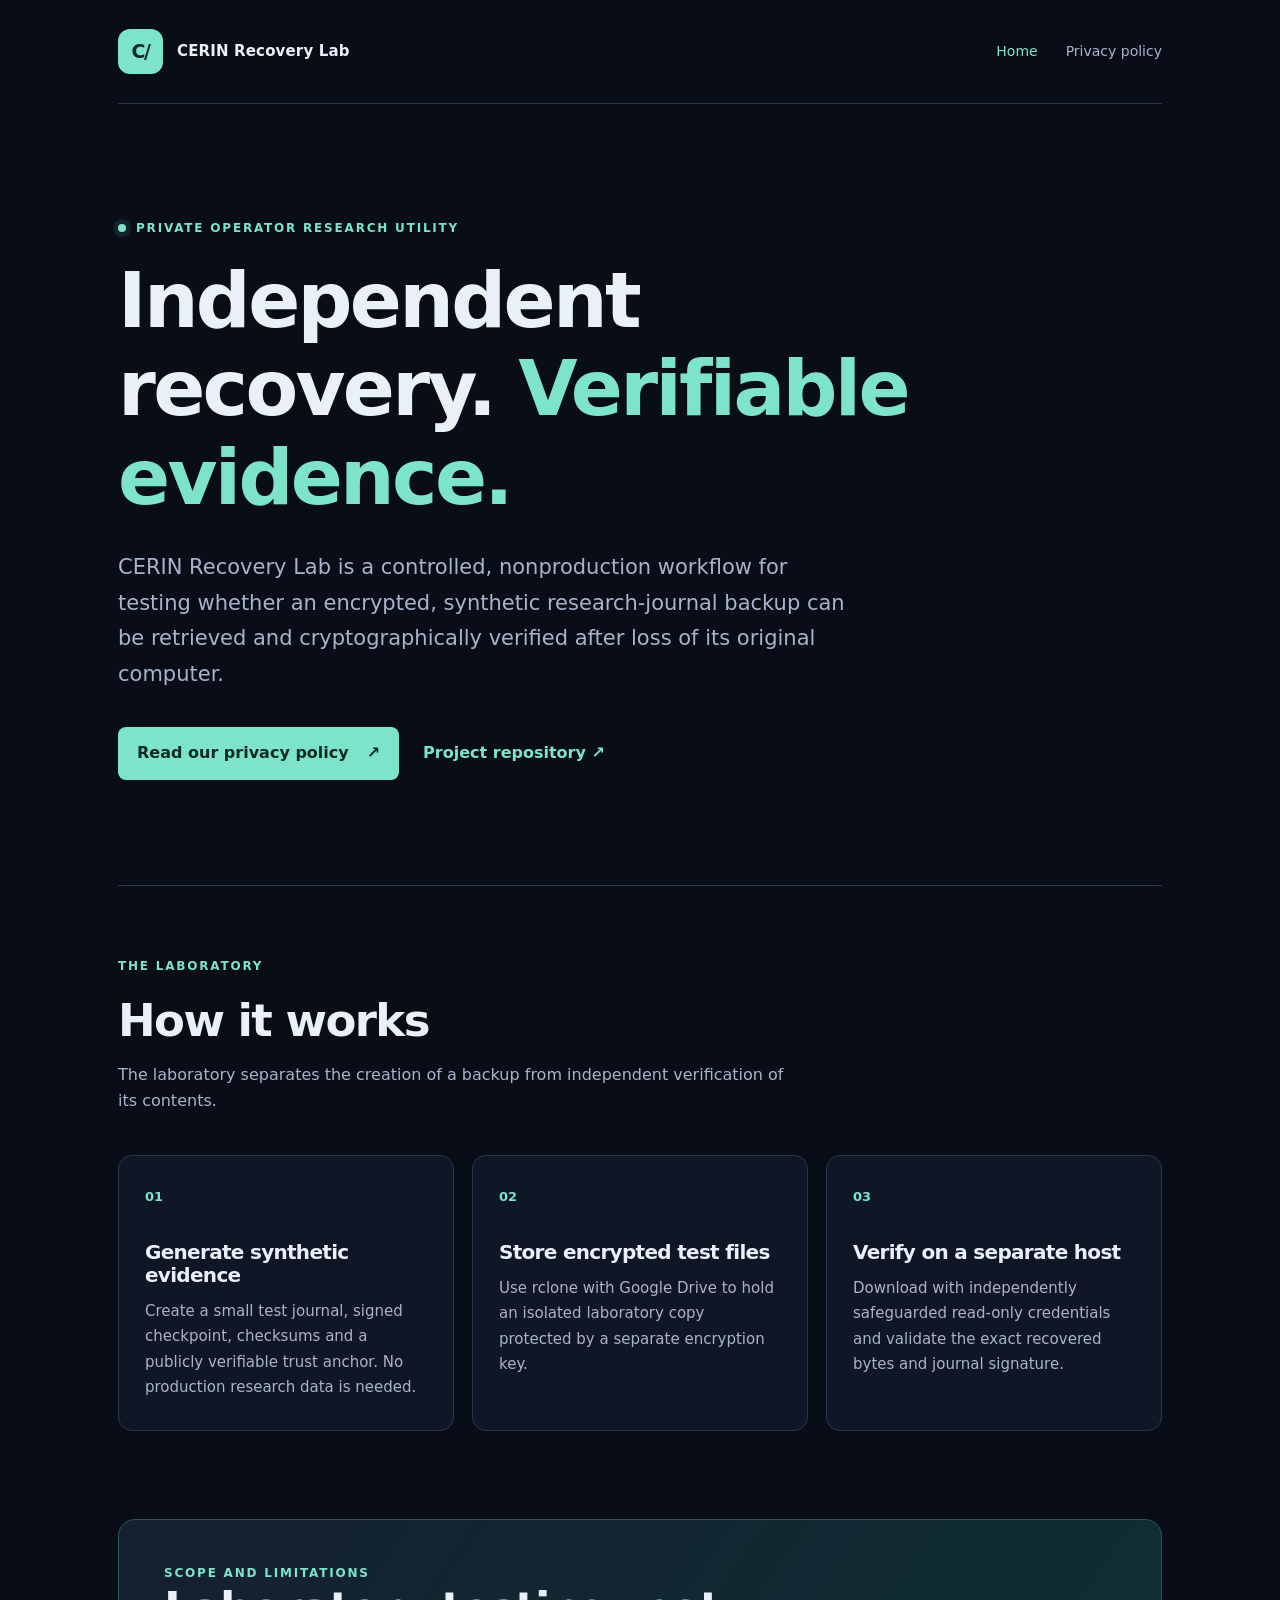
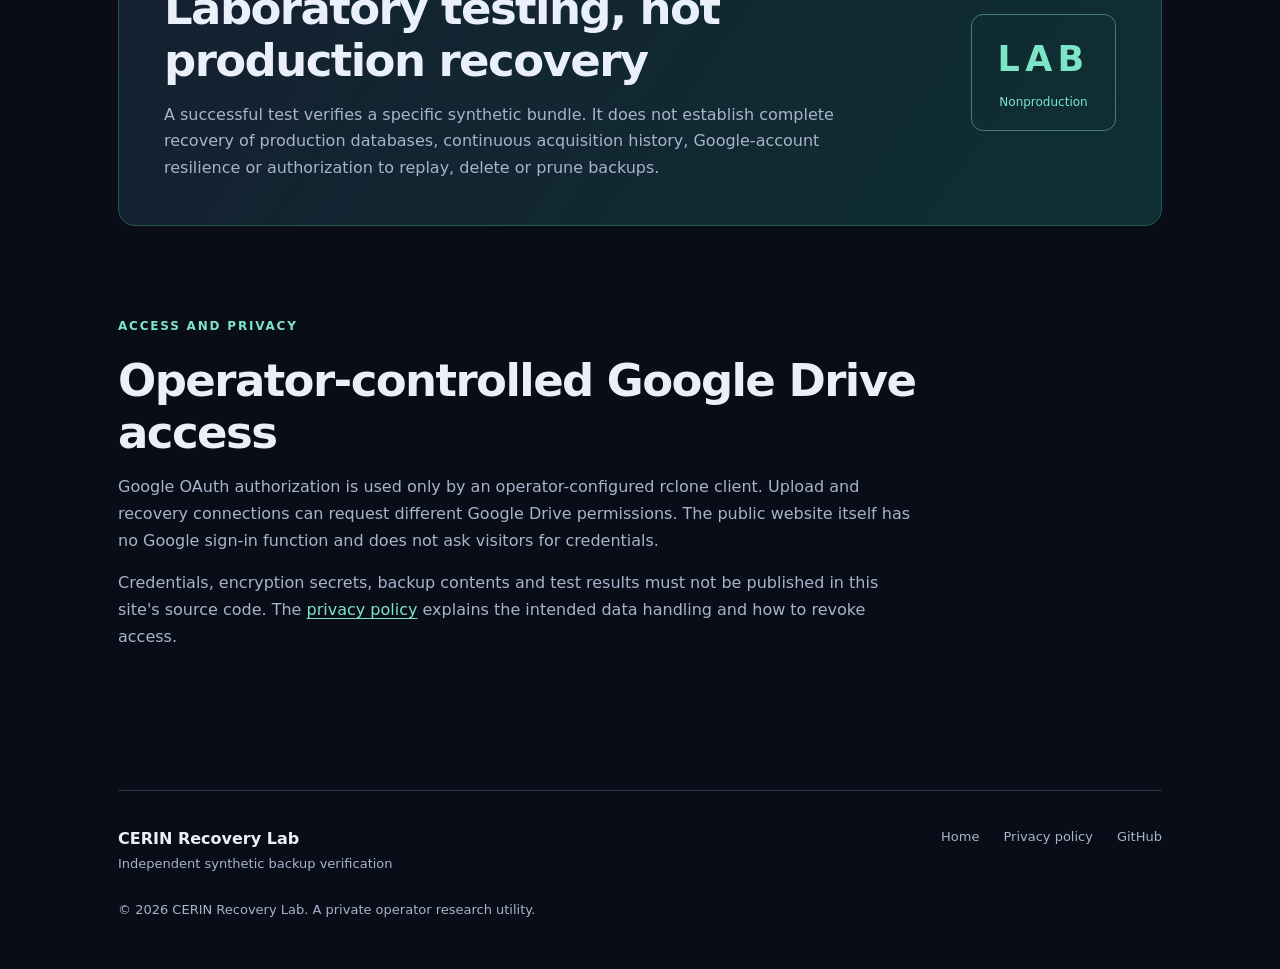
<file: index.html>
<!doctype html>
<html lang="en">
<head>
  <meta charset="utf-8">
  <meta name="viewport" content="width=device-width, initial-scale=1">
  <meta name="description" content="CERIN Recovery Lab: independently verifying recovery of encrypted synthetic research-journal backups using Google Drive and rclone.">
  <meta name="robots" content="index,follow">
  <title>CERIN Recovery Lab | Home</title>
  <link rel="stylesheet" href="style.css">
</head>
<body>
  <a class="skip-link" href="#main">Skip to content</a>
  <div class="site-shell">
    <header class="site-header">
      <a class="brand" href="./" aria-label="CERIN Recovery Lab home"><span class="brand-symbol" aria-hidden="true">C/</span><span>CERIN <strong>Recovery Lab</strong></span></a>
      <nav aria-label="Main navigation"><a href="./" aria-current="page">Home</a><a href="privacy.html">Privacy policy</a></nav>
    </header>
    <main id="main">
      <section class="hero" aria-labelledby="hero-heading">
        <div class="eyebrow"><span class="dot" aria-hidden="true"></span> Private operator research utility</div>
        <h1 id="hero-heading">Independent recovery. <span>Verifiable evidence.</span></h1>
        <p class="lead">CERIN Recovery Lab is a controlled, nonproduction workflow for testing whether an encrypted, synthetic research-journal backup can be retrieved and cryptographically verified after loss of its original computer.</p>
        <div class="hero-actions"><a class="primary-link" href="privacy.html">Read our privacy policy <span aria-hidden="true">↗</span></a><a class="secondary-link" href="https://github.com/cerincontrol/cerin-recovery-lab">Project repository <span aria-hidden="true">↗</span></a></div>
      </section>
      <section class="section" aria-labelledby="workflow-heading">
        <div class="section-intro"><p class="section-label">The laboratory</p><h2 id="workflow-heading">How it works</h2><p>The laboratory separates the creation of a backup from independent verification of its contents.</p></div>
        <div class="steps">
          <article class="step"><div class="step-num">01</div><h3>Generate synthetic evidence</h3><p>Create a small test journal, signed checkpoint, checksums and a publicly verifiable trust anchor. No production research data is needed.</p></article>
          <article class="step"><div class="step-num">02</div><h3>Store encrypted test files</h3><p>Use rclone with Google Drive to hold an isolated laboratory copy protected by a separate encryption key.</p></article>
          <article class="step"><div class="step-num">03</div><h3>Verify on a separate host</h3><p>Download with independently safeguarded read-only credentials and validate the exact recovered bytes and journal signature.</p></article>
        </div>
      </section>
      <section class="callout" aria-labelledby="boundaries-heading">
        <div class="callout-text"><p class="section-label">Scope and limitations</p><h2 id="boundaries-heading">Laboratory testing, not production recovery</h2><p>A successful test verifies a specific synthetic bundle. It does not establish complete recovery of production databases, continuous acquisition history, Google-account resilience or authorization to replay, delete or prune backups.</p></div>
        <div class="callout-mark" aria-hidden="true"><span>LAB</span><small>Nonproduction</small></div>
      </section>
      <section class="section compact" aria-labelledby="access-heading">
        <p class="section-label">Access and privacy</p><h2 id="access-heading">Operator-controlled Google Drive access</h2>
        <p>Google OAuth authorization is used only by an operator-configured rclone client. Upload and recovery connections can request different Google Drive permissions. The public website itself has no Google sign-in function and does not ask visitors for credentials.</p>
        <p>Credentials, encryption secrets, backup contents and test results must not be published in this site's source code. The <a href="privacy.html">privacy policy</a> explains the intended data handling and how to revoke access.</p>
      </section>
    </main>
    <footer class="site-footer"><div><strong>CERIN Recovery Lab</strong><span>Independent synthetic backup verification</span></div><div><a href="./">Home</a><a href="privacy.html">Privacy policy</a><a href="https://github.com/cerincontrol/cerin-recovery-lab">GitHub</a></div><small>© 2026 CERIN Recovery Lab. A private operator research utility.</small></footer>
  </div>
</body>
</html>
</file>
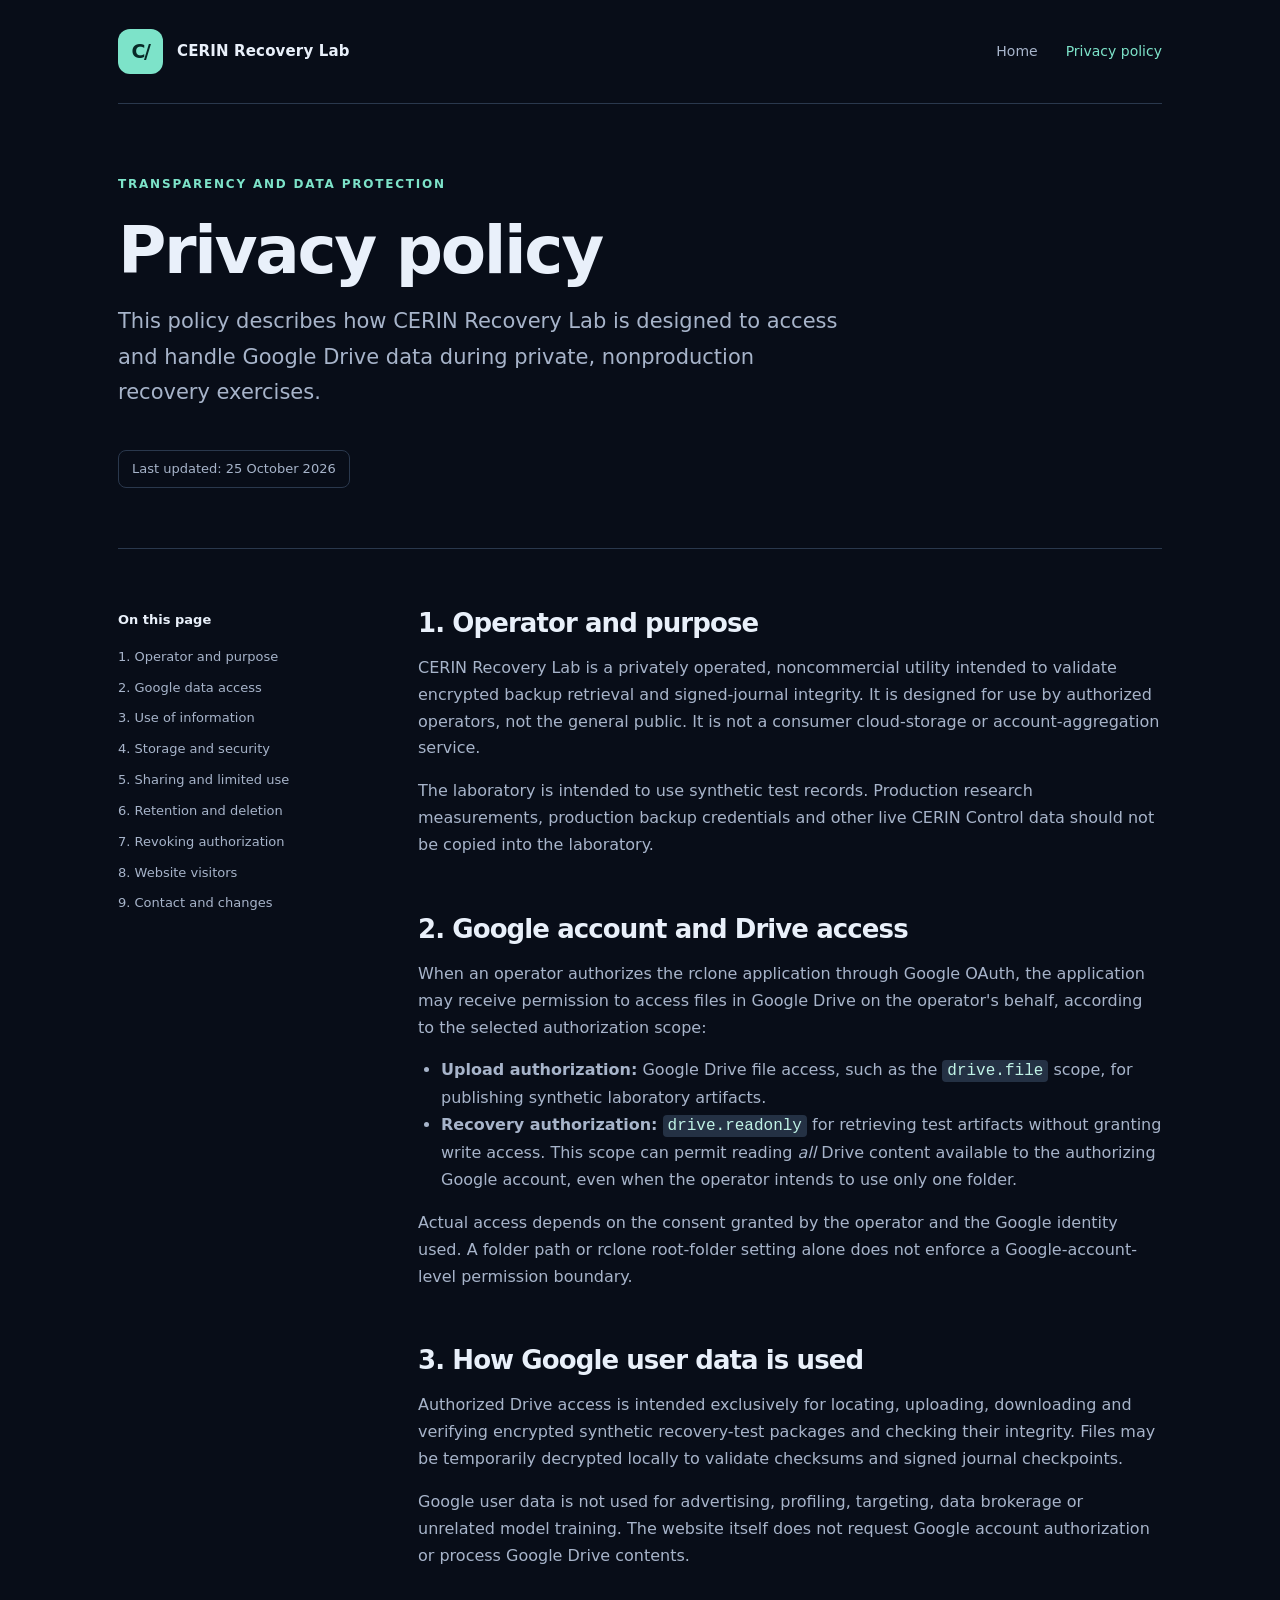
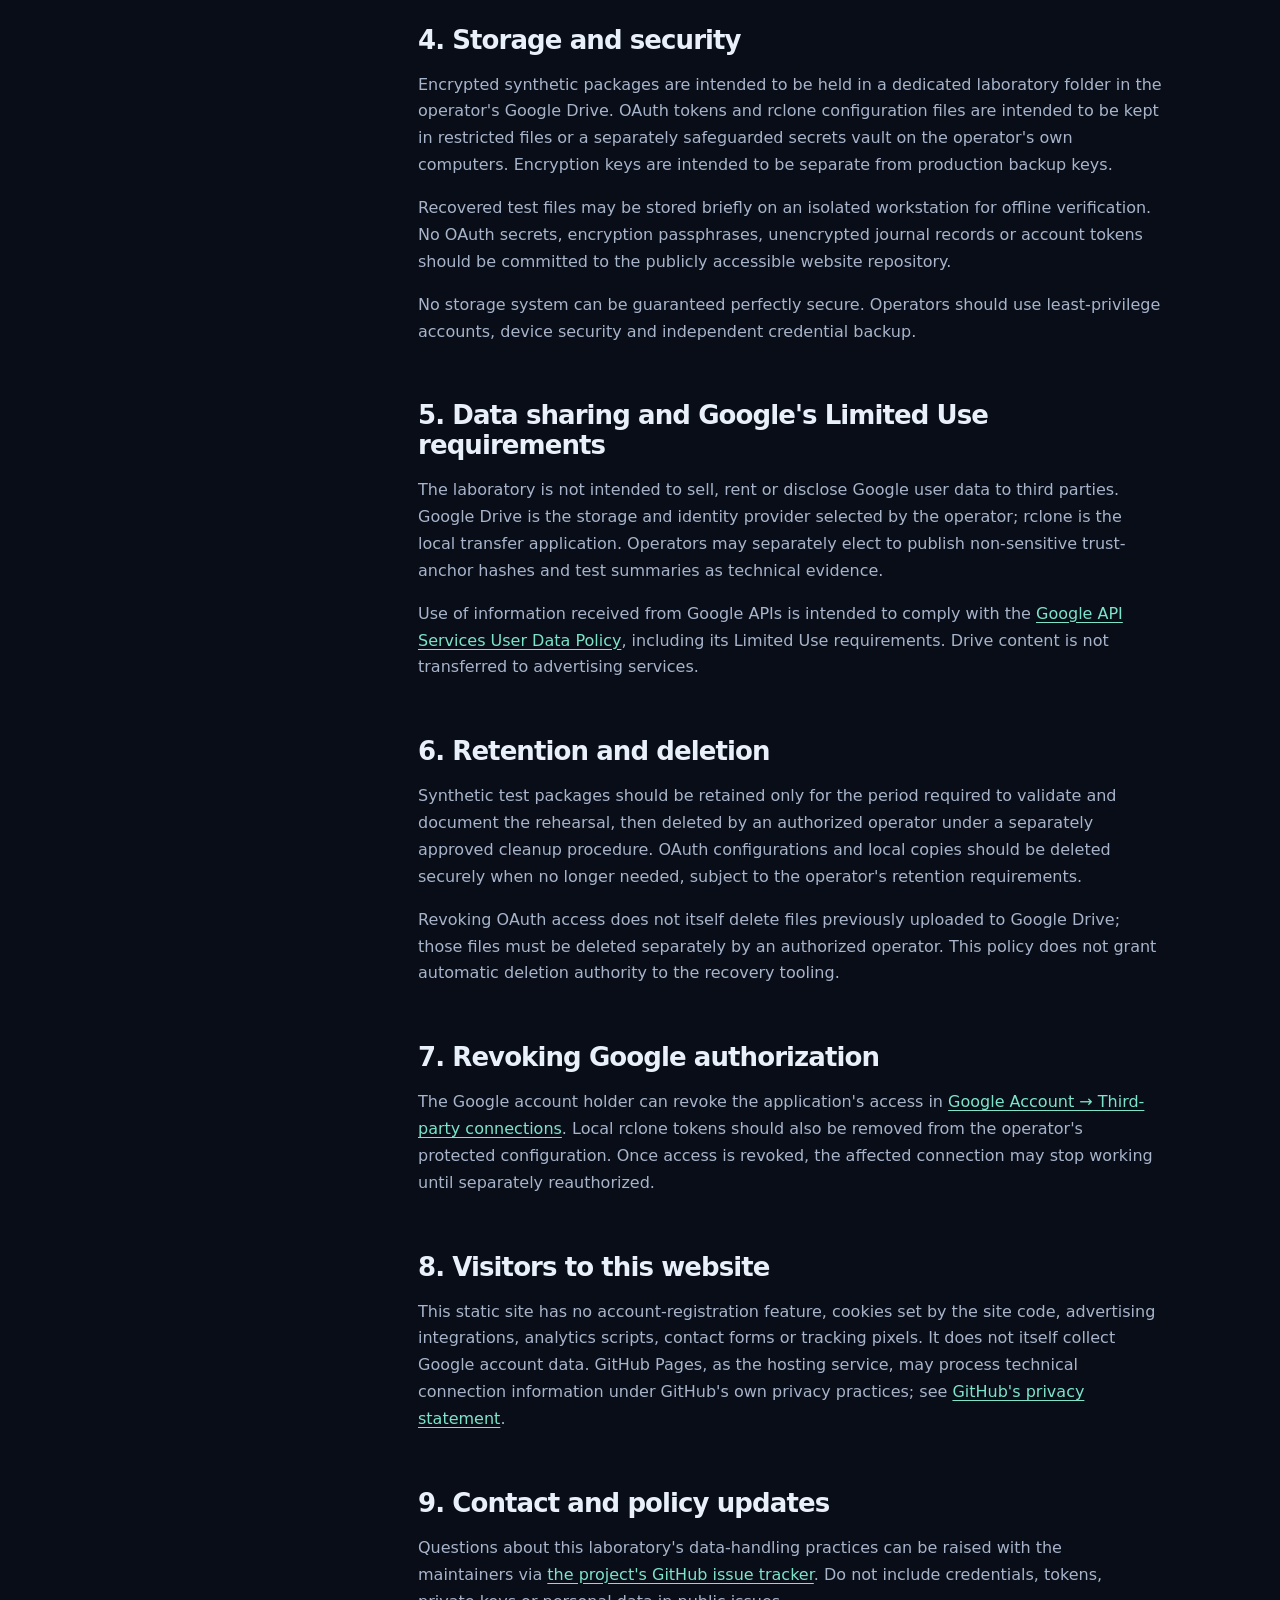
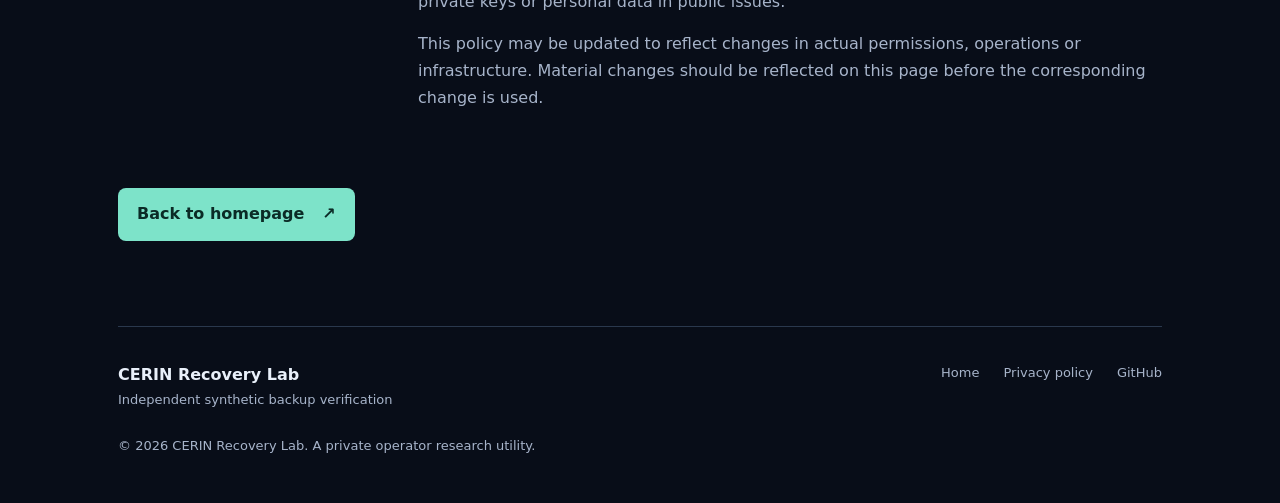
<file: privacy.html>
<!doctype html>
<html lang="en">
<head>
  <meta charset="utf-8">
  <meta name="viewport" content="width=device-width, initial-scale=1">
  <meta name="description" content="Privacy policy for CERIN Recovery Lab, a private operator utility for synthetic Google Drive backup and restore verification.">
  <title>CERIN Recovery Lab | Privacy policy</title>
  <link rel="stylesheet" href="style.css">
</head>
<body>
  <a class="skip-link" href="#main">Skip to content</a>
  <div class="site-shell">
    <header class="site-header"><a class="brand" href="./" aria-label="CERIN Recovery Lab home"><span class="brand-symbol" aria-hidden="true">C/</span><span>CERIN <strong>Recovery Lab</strong></span></a><nav aria-label="Main navigation"><a href="./">Home</a><a href="privacy.html" aria-current="page">Privacy policy</a></nav></header>
    <main id="main" class="policy-main">
      <div class="policy-heading"><p class="section-label">Transparency and data protection</p><h1>Privacy policy</h1><p class="lead">This policy describes how CERIN Recovery Lab is designed to access and handle Google Drive data during private, nonproduction recovery exercises.</p><div class="policy-date">Last updated: 25 October 2026</div></div>
      <div class="policy-layout"><aside class="policy-toc" aria-label="On this page"><p>On this page</p><a href="#operator">1. Operator and purpose</a><a href="#access">2. Google data access</a><a href="#use">3. Use of information</a><a href="#storage">4. Storage and security</a><a href="#sharing">5. Sharing and limited use</a><a href="#retention">6. Retention and deletion</a><a href="#revocation">7. Revoking authorization</a><a href="#website">8. Website visitors</a><a href="#contact">9. Contact and changes</a></aside>
      <article class="policy-copy">
        <section id="operator"><h2>1. Operator and purpose</h2><p>CERIN Recovery Lab is a privately operated, noncommercial utility intended to validate encrypted backup retrieval and signed-journal integrity. It is designed for use by authorized operators, not the general public. It is not a consumer cloud-storage or account-aggregation service.</p><p>The laboratory is intended to use synthetic test records. Production research measurements, production backup credentials and other live CERIN Control data should not be copied into the laboratory.</p></section>
        <section id="access"><h2>2. Google account and Drive access</h2><p>When an operator authorizes the rclone application through Google OAuth, the application may receive permission to access files in Google Drive on the operator's behalf, according to the selected authorization scope:</p><ul><li><strong>Upload authorization:</strong> Google Drive file access, such as the <code>drive.file</code> scope, for publishing synthetic laboratory artifacts.</li><li><strong>Recovery authorization:</strong> <code>drive.readonly</code> for retrieving test artifacts without granting write access. This scope can permit reading <em>all</em> Drive content available to the authorizing Google account, even when the operator intends to use only one folder.</li></ul><p>Actual access depends on the consent granted by the operator and the Google identity used. A folder path or rclone root-folder setting alone does not enforce a Google-account-level permission boundary.</p></section>
        <section id="use"><h2>3. How Google user data is used</h2><p>Authorized Drive access is intended exclusively for locating, uploading, downloading and verifying encrypted synthetic recovery-test packages and checking their integrity. Files may be temporarily decrypted locally to validate checksums and signed journal checkpoints.</p><p>Google user data is not used for advertising, profiling, targeting, data brokerage or unrelated model training. The website itself does not request Google account authorization or process Google Drive contents.</p></section>
        <section id="storage"><h2>4. Storage and security</h2><p>Encrypted synthetic packages are intended to be held in a dedicated laboratory folder in the operator's Google Drive. OAuth tokens and rclone configuration files are intended to be kept in restricted files or a separately safeguarded secrets vault on the operator's own computers. Encryption keys are intended to be separate from production backup keys.</p><p>Recovered test files may be stored briefly on an isolated workstation for offline verification. No OAuth secrets, encryption passphrases, unencrypted journal records or account tokens should be committed to the publicly accessible website repository.</p><p>No storage system can be guaranteed perfectly secure. Operators should use least-privilege accounts, device security and independent credential backup.</p></section>
        <section id="sharing"><h2>5. Data sharing and Google's Limited Use requirements</h2><p>The laboratory is not intended to sell, rent or disclose Google user data to third parties. Google Drive is the storage and identity provider selected by the operator; rclone is the local transfer application. Operators may separately elect to publish non-sensitive trust-anchor hashes and test summaries as technical evidence.</p><p>Use of information received from Google APIs is intended to comply with the <a href="https://developers.google.com/terms/api-services-user-data-policy" rel="noopener noreferrer">Google API Services User Data Policy</a>, including its Limited Use requirements. Drive content is not transferred to advertising services.</p></section>
        <section id="retention"><h2>6. Retention and deletion</h2><p>Synthetic test packages should be retained only for the period required to validate and document the rehearsal, then deleted by an authorized operator under a separately approved cleanup procedure. OAuth configurations and local copies should be deleted securely when no longer needed, subject to the operator's retention requirements.</p><p>Revoking OAuth access does not itself delete files previously uploaded to Google Drive; those files must be deleted separately by an authorized operator. This policy does not grant automatic deletion authority to the recovery tooling.</p></section>
        <section id="revocation"><h2>7. Revoking Google authorization</h2><p>The Google account holder can revoke the application's access in <a href="https://myaccount.google.com/connections" rel="noopener noreferrer">Google Account → Third-party connections</a>. Local rclone tokens should also be removed from the operator's protected configuration. Once access is revoked, the affected connection may stop working until separately reauthorized.</p></section>
        <section id="website"><h2>8. Visitors to this website</h2><p>This static site has no account-registration feature, cookies set by the site code, advertising integrations, analytics scripts, contact forms or tracking pixels. It does not itself collect Google account data. GitHub Pages, as the hosting service, may process technical connection information under GitHub's own privacy practices; see <a href="https://docs.github.com/en/site-policy/privacy-policies/github-general-privacy-statement" rel="noopener noreferrer">GitHub's privacy statement</a>.</p></section>
        <section id="contact"><h2>9. Contact and policy updates</h2><p>Questions about this laboratory's data-handling practices can be raised with the maintainers via <a href="https://github.com/cerincontrol/cerin-recovery-lab/issues">the project's GitHub issue tracker</a>. Do not include credentials, tokens, private keys or personal data in public issues.</p><p>This policy may be updated to reflect changes in actual permissions, operations or infrastructure. Material changes should be reflected on this page before the corresponding change is used.</p></section>
      </article></div>
      <div class="policy-back"><a class="primary-link" href="./">Back to homepage <span aria-hidden="true">↗</span></a></div>
    </main>
    <footer class="site-footer"><div><strong>CERIN Recovery Lab</strong><span>Independent synthetic backup verification</span></div><div><a href="./">Home</a><a href="privacy.html">Privacy policy</a><a href="https://github.com/cerincontrol/cerin-recovery-lab">GitHub</a></div><small>© 2026 CERIN Recovery Lab. A private operator research utility.</small></footer>
  </div>
</body>
</html>
</file>
<file: style.css>
:root{color-scheme:dark;--bg:#080d18;--surface:#0f1727;--surface2:#151f30;--border:#2a384d;--text:#e9f0fa;--muted:#a7b4ca;--accent:#7de3c9;--accentDark:#174c45;--max:1100px}*{box-sizing:border-box}html{scroll-behavior:smooth}body{margin:0;background:var(--bg);color:var(--text);font:16px/1.68 ui-sans-serif,system-ui,-apple-system,"Segoe UI",sans-serif}a{color:var(--accent);text-underline-offset:3px}a:hover{text-decoration-thickness:2px}a:focus-visible{outline:3px solid var(--accent);outline-offset:3px;border-radius:3px}.site-shell{max-width:var(--max);margin:auto;padding:0 28px}.skip-link{position:absolute;left:-999px;top:1rem;z-index:100;background:#fff;color:#111;padding:8px 16px}.skip-link:focus{left:1rem}.site-header{display:flex;justify-content:space-between;align-items:center;gap:24px;padding:29px 0;border-bottom:1px solid var(--border)}.brand{display:inline-flex;gap:14px;align-items:center;color:var(--text);text-decoration:none;letter-spacing:.01em;font-weight:600;font-size:15px}.brand strong{font-weight:780}.brand-symbol{display:grid;place-items:center;background:var(--accent);color:#082a27;border-radius:12px;width:45px;height:45px;font-weight:850;font-size:19px;letter-spacing:-.08em}.site-header nav{display:flex;gap:28px}.site-header nav a{color:var(--muted);font-size:14px;text-decoration:none}.site-header nav a[aria-current="page"],.site-header nav a:hover{color:var(--accent)}.hero{padding:110px 0 105px;max-width:850px}.eyebrow,.section-label{color:var(--accent);font-size:12px;letter-spacing:.15em;text-transform:uppercase;font-weight:750;margin:0 0 19px}.eyebrow{display:inline-flex;align-items:center;gap:10px}.dot{width:8px;height:8px;background:var(--accent);border-radius:50%;box-shadow:0 0 0 5px rgba(125,227,201,.10)}h1,h2,h3,p{margin-top:0}h1,h2,h3{line-height:1.15;letter-spacing:-.035em}h1{font-size:clamp(46px,6vw,78px);margin-bottom:28px;font-weight:790}h1 span{color:var(--accent)}.lead{font-size:clamp(17px,2vw,21px);max-width:730px;color:var(--muted);line-height:1.7}.hero-actions{display:flex;gap:24px;align-items:center;flex-wrap:wrap;margin-top:34px}.primary-link{display:inline-flex;align-items:center;gap:18px;background:var(--accent);padding:13px 19px;border-radius:8px;color:#0b2b26;font-weight:750;text-decoration:none}.primary-link:hover{background:#9aefdc}.secondary-link{font-weight:650;text-decoration:none}.section{padding:70px 0 88px;border-top:1px solid var(--border)}.section-intro{max-width:670px;margin-bottom:40px}.section h2,.callout h2{font-size:clamp(31px,4vw,45px);margin-bottom:15px}.section p:not(.section-label),.callout p:not(.section-label){color:var(--muted)}.steps{display:grid;grid-template-columns:repeat(3,1fr);gap:18px}.step{background:var(--surface);border:1px solid var(--border);padding:30px 26px;border-radius:14px}.step-num{color:var(--accent);font-weight:750;font-size:13px;margin-bottom:33px}.step h3{font-size:20px;margin-bottom:12px}.step p{font-size:15px;margin-bottom:0}.callout{background:linear-gradient(125deg,var(--surface2),#0e3033);border:1px solid #285852;border-radius:17px;padding:43px 45px;display:flex;justify-content:space-between;align-items:center;gap:25px;margin-bottom:70px}.callout-text{max-width:680px}.callout p{margin-bottom:0}.callout-mark{border:1px solid #467d74;border-radius:12px;min-width:145px;text-align:center;padding:15px;color:var(--accent)}.callout-mark span{display:block;font-size:35px;font-weight:800;letter-spacing:.15em}.callout-mark small{font-size:12px}.section.compact{padding-top:20px;max-width:800px;border-top:0}.site-footer{display:flex;align-items:flex-start;justify-content:space-between;gap:24px;flex-wrap:wrap;border-top:1px solid var(--border);padding:35px 0 48px;margin-top:35px}.site-footer strong,.site-footer span{display:block}.site-footer span,.site-footer small{color:var(--muted);font-size:13px}.site-footer>div:nth-child(2){display:flex;gap:24px;flex-wrap:wrap}.site-footer a{color:var(--muted);text-decoration:none;font-size:13px}.site-footer a:hover{color:var(--accent)}.site-footer small{width:100%}.policy-main{padding-top:70px}.policy-heading{max-width:800px;padding-bottom:60px}.policy-heading h1{font-size:clamp(44px,6vw,66px);margin-bottom:15px}.policy-date{display:inline-block;margin-top:18px;border:1px solid var(--border);border-radius:8px;padding:7px 13px;color:var(--muted);font-size:13px}.policy-layout{display:grid;grid-template-columns:235px minmax(0,1fr);align-items:start;gap:65px;border-top:1px solid var(--border);padding-top:60px}.policy-toc{position:sticky;top:24px;display:flex;flex-direction:column;gap:9px}.policy-toc p{color:var(--text);font-size:13px;font-weight:700;margin-bottom:6px}.policy-toc a{font-size:13px;color:var(--muted);text-decoration:none}.policy-toc a:hover{color:var(--accent)}.policy-copy section{scroll-margin-top:28px;margin-bottom:56px}.policy-copy h2{font-size:26px;margin-bottom:16px}.policy-copy p,.policy-copy li{color:var(--muted)}.policy-copy ul{padding-left:23px}.policy-copy code{background:#243144;border-radius:4px;padding:2px 5px;color:#c0f3e6}.policy-back{padding:20px 0 50px}@media(max-width:750px){.site-shell{padding:0 20px}.site-header{align-items:flex-start;flex-direction:column;gap:16px}.hero{padding:75px 0}.steps{grid-template-columns:1fr}.step-num{margin-bottom:12px}.callout{padding:29px;display:block}.callout-mark{margin-top:20px;min-width:0;display:inline-block}.policy-main{padding-top:50px}.policy-layout{grid-template-columns:1fr;gap:30px;padding-top:30px}.policy-toc{position:static;border-bottom:1px solid var(--border);padding-bottom:25px}}
</file>
